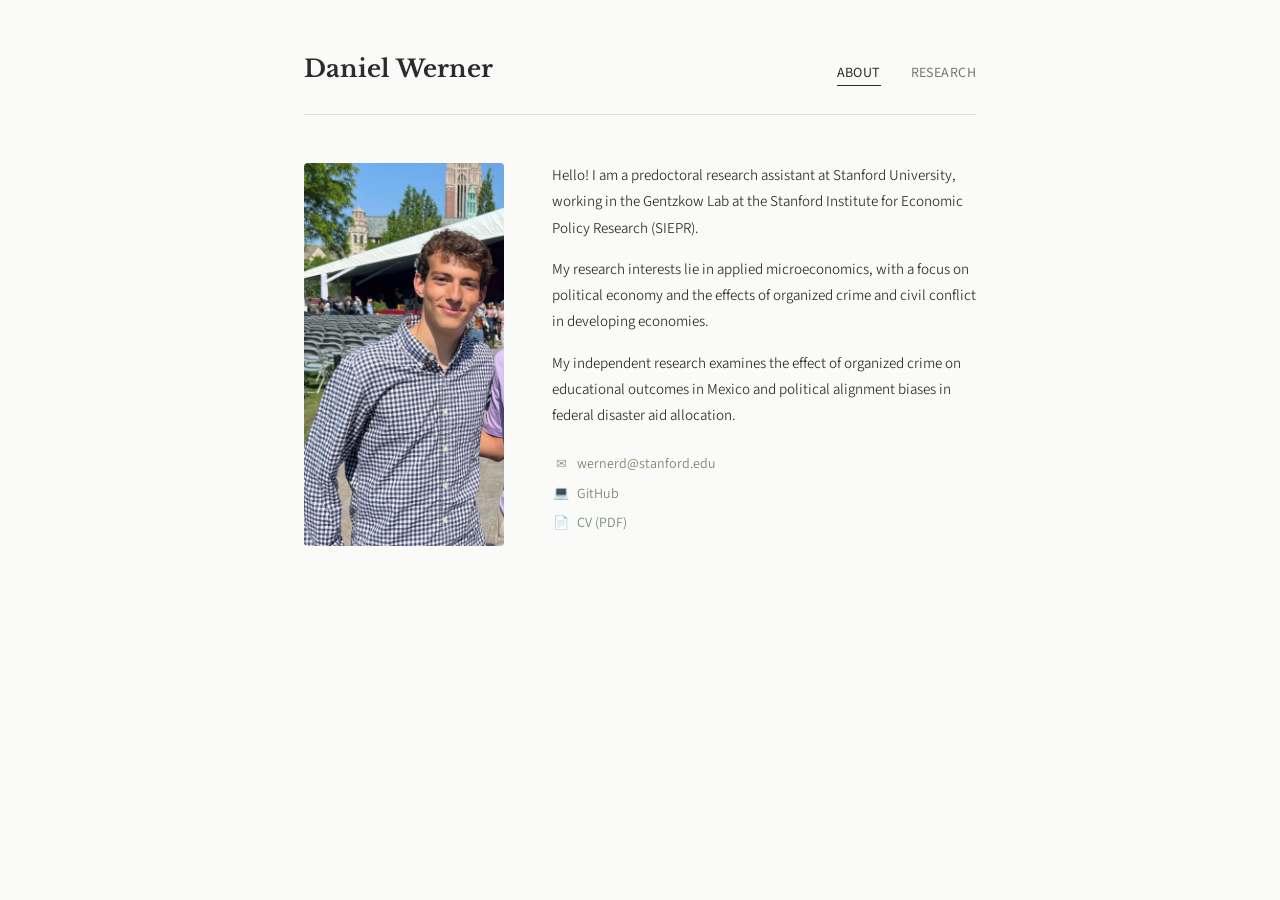
<file: index.html>
<!DOCTYPE html>
<html lang="en-US">
<head>
    <meta charset="UTF-8">
    <meta name="viewport" content="width=device-width, initial-scale=1">
    <title>Daniel Werner | Stanford Predoctoral Research Assistant</title>
    <meta name="description" content="Daniel Werner is a predoctoral research assistant at Stanford University (Gentzkow Lab, SIEPR). Research interests: applied microeconomics, political economy, and the effects of organized crime and civil conflict in developing economies.">
    <meta name="author" content="Daniel Werner">
    <meta name="robots" content="index, follow">
    <link rel="canonical" href="https://wernerd-econ.github.io/daniel-werner.github.io/">

    <!-- Open Graph -->
    <meta property="og:type" content="profile">
    <meta property="og:title" content="Daniel Werner | Stanford Predoctoral Research Assistant">
    <meta property="og:description" content="Predoctoral RA at Stanford (Gentzkow Lab, SIEPR). Applied microeconomics, political economy, and the effects of organized crime and civil conflict in developing economies.">
    <meta property="og:url" content="https://wernerd-econ.github.io/daniel-werner.github.io/">
    <meta property="og:image" content="https://wernerd-econ.github.io/daniel-werner.github.io/assets/photo.jpeg">

    <!-- Twitter -->
    <meta name="twitter:card" content="summary">
    <meta name="twitter:title" content="Daniel Werner | Stanford Predoctoral Research Assistant">
    <meta name="twitter:description" content="Predoctoral RA at Stanford (Gentzkow Lab, SIEPR). Applied microeconomics, political economy, and the effects of organized crime and civil conflict in developing economies.">
    <meta name="twitter:image" content="https://wernerd-econ.github.io/daniel-werner.github.io/assets/photo.jpeg">

    <link rel="preconnect" href="https://fonts.googleapis.com">
    <link rel="preconnect" href="https://fonts.gstatic.com" crossorigin>
    <link href="https://fonts.googleapis.com/css2?family=Libre+Baskerville:wght@400;700&family=Source+Sans+3:wght@300;350;400;450;500;600&display=swap" rel="stylesheet">
    <link rel="stylesheet" href="style.css">

    <!-- Structured data: Person schema for Google -->
    <script type="application/ld+json">
    {
      "@context": "https://schema.org",
      "@type": "Person",
      "name": "Daniel Werner",
      "url": "https://wernerd-econ.github.io/daniel-werner.github.io/",
      "image": "https://wernerd-econ.github.io/daniel-werner.github.io/assets/photo.jpeg",
      "jobTitle": "Predoctoral Research Assistant",
      "email": "mailto:wernerd@stanford.edu",
      "affiliation": {
        "@type": "Organization",
        "name": "Stanford Institute for Economic Policy Research (SIEPR)",
        "url": "https://siepr.stanford.edu/"
      },
      "worksFor": {
        "@type": "Organization",
        "name": "Stanford University"
      },
      "sameAs": [
        "https://github.com/wernerd-econ"
      ]
    }
    </script>
</head>
<body>

<nav class="top-nav">
    <div class="site-name"><a href="index.html">Daniel Werner</a></div>
    <ul class="nav-menu">
        <li class="current-menu-item"><a href="index.html">About</a></li>
        <li><a href="research.html">Research</a></li>
    </ul>
</nav>

<div class="nav-divider"><hr></div>

<div class="site-content">
    <div class="about-layout">
        <img class="front-photo" src="assets/photo.jpeg" alt="Daniel Werner">
        <div class="bio">
            <p>
                Hello! I am a predoctoral research assistant at Stanford University,
                working in the <a href="https://www.matthewgentzkow.com/lab/">Gentzkow Lab</a>
                at the <a href="https://siepr.stanford.edu/">Stanford Institute for Economic Policy Research (SIEPR)</a>.
            </p>

            <p>
                My research interests lie in applied microeconomics, with a focus on
                political economy and the effects of organized crime and civil conflict
                in developing economies.
            </p>

            <p>
                My independent research examines the effect of organized crime on
                educational outcomes in Mexico and political alignment biases in
                federal disaster aid allocation.
            </p>

            <div class="contact-links">
                <a href="mailto:wernerd@stanford.edu"><span class="link-icon">&#9993;</span> wernerd@stanford.edu</a>
                <a href="https://github.com/wernerd-econ"><span class="link-icon">&#128187;</span> GitHub</a>
                <a href="assets/cv.pdf"><span class="link-icon">&#128196;</span> CV (PDF)</a>
            </div>
        </div>
    </div>
</div>

</body>
</html>
</file>
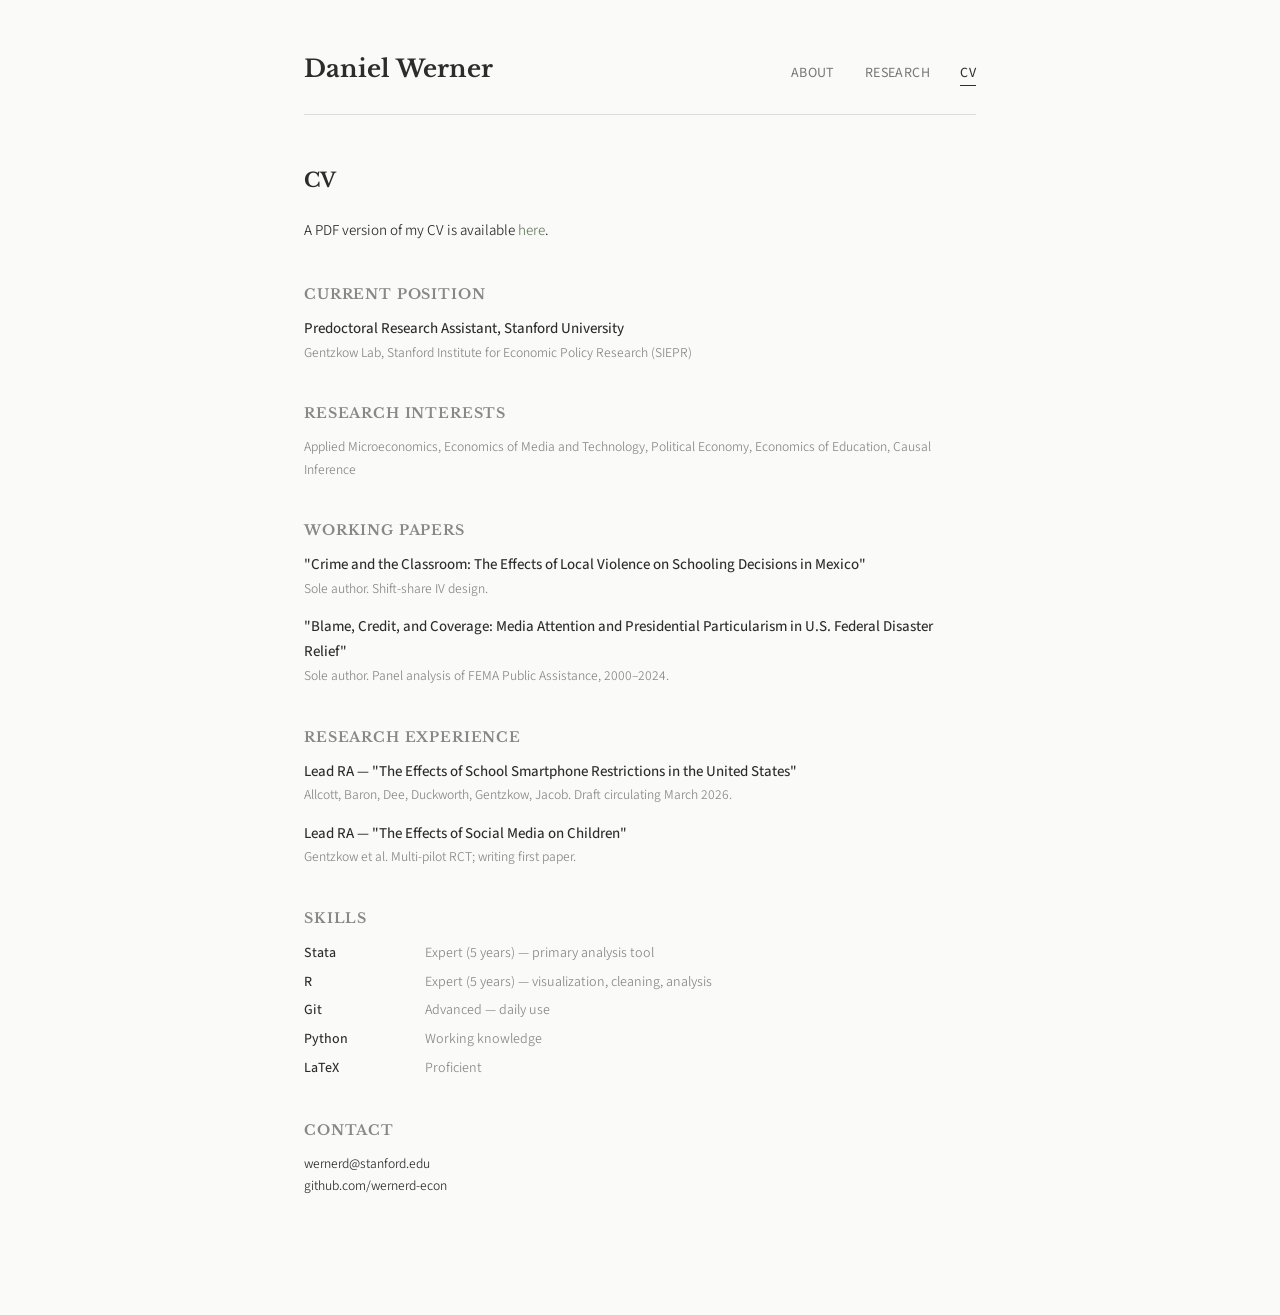
<file: cv.html>
<!DOCTYPE html>
<html lang="en-US">
<head>
    <meta charset="UTF-8">
    <meta name="viewport" content="width=device-width, initial-scale=1">
    <title>CV - Daniel Werner</title>
    <link rel="preconnect" href="https://fonts.googleapis.com">
    <link rel="preconnect" href="https://fonts.gstatic.com" crossorigin>
    <link href="https://fonts.googleapis.com/css2?family=Libre+Baskerville:wght@400;700&family=Source+Sans+3:wght@300;350;400;450;500;600&display=swap" rel="stylesheet">
    <link rel="stylesheet" href="style.css">
</head>
<body>

<nav class="top-nav">
    <div class="site-name"><a href="index.html">Daniel Werner</a></div>
    <ul class="nav-menu">
        <li><a href="index.html">About</a></li>
        <li><a href="research.html">Research</a></li>
        <li class="current-menu-item"><a href="cv.html">CV</a></li>
    </ul>
</nav>

<div class="nav-divider"><hr></div>

<div class="site-content">

    <h2 class="section-heading">CV</h2>

    <p class="cv-download">
        A PDF version of my CV is available <a href="assets/cv.pdf">here</a>.
    </p>

    <div class="cv-section">
        <h3>Current Position</h3>
        <div class="cv-entry">
            <div class="cv-primary">Predoctoral Research Assistant, Stanford University</div>
            <div class="cv-secondary">Gentzkow Lab, Stanford Institute for Economic Policy Research (SIEPR)</div>
        </div>
    </div>

    <div class="cv-section">
        <h3>Research Interests</h3>
        <div class="cv-entry">
            <div class="cv-secondary">Applied Microeconomics, Economics of Media and Technology, Political Economy, Economics of Education, Causal Inference</div>
        </div>
    </div>

    <div class="cv-section">
        <h3>Working Papers</h3>
        <div class="cv-entry">
            <div class="cv-primary">"Crime and the Classroom: The Effects of Local Violence on Schooling Decisions in Mexico"</div>
            <div class="cv-secondary">Sole author. Shift-share IV design.</div>
        </div>
        <div class="cv-entry">
            <div class="cv-primary">"Blame, Credit, and Coverage: Media Attention and Presidential Particularism in U.S. Federal Disaster Relief"</div>
            <div class="cv-secondary">Sole author. Panel analysis of FEMA Public Assistance, 2000&ndash;2024.</div>
        </div>
    </div>

    <div class="cv-section">
        <h3>Research Experience</h3>
        <div class="cv-entry">
            <div class="cv-primary">Lead RA &mdash; "The Effects of School Smartphone Restrictions in the United States"</div>
            <div class="cv-secondary">Allcott, Baron, Dee, Duckworth, Gentzkow, Jacob. Draft circulating March 2026.</div>
        </div>
        <div class="cv-entry">
            <div class="cv-primary">Lead RA &mdash; "The Effects of Social Media on Children"</div>
            <div class="cv-secondary">Gentzkow et al. Multi-pilot RCT; writing first paper.</div>
        </div>
    </div>

    <div class="cv-section">
        <h3>Skills</h3>
        <dl class="cv-skills-grid">
            <dt>Stata</dt>
            <dd>Expert (5 years) &mdash; primary analysis tool</dd>
            <dt>R</dt>
            <dd>Expert (5 years) &mdash; visualization, cleaning, analysis</dd>
            <dt>Git</dt>
            <dd>Advanced &mdash; daily use</dd>
            <dt>Python</dt>
            <dd>Working knowledge</dd>
            <dt>LaTeX</dt>
            <dd>Proficient</dd>
        </dl>
    </div>

    <div class="cv-section">
        <h3>Contact</h3>
        <div class="cv-entry">
            <div class="cv-secondary">
                <a href="mailto:wernerd@stanford.edu">wernerd@stanford.edu</a><br>
                <a href="https://github.com/wernerd-econ">github.com/wernerd-econ</a>
            </div>
        </div>
    </div>

</div>

</body>
</html>
</file>
<file: style.css>
/* ==========================================================================
   Daniel Werner - Personal Academic Website
   Minimalist single-column layout with top navigation
   ========================================================================== */

/* ---------- Reset & Base ---------- */
*, *::before, *::after {
    box-sizing: border-box;
    margin: 0;
    padding: 0;
}

body {
    background: #fafaf8;
    font-family: "Source Sans 3", "Source Sans Pro", "Helvetica Neue", Arial, sans-serif;
    font-size: 15px;
    font-weight: 350;
    line-height: 1.75;
    color: #2c2c2c;
}

a {
    color: #2c2c2c;
    text-decoration: none;
    transition: color 0.2s ease;
}

img {
    max-width: 100%;
    height: auto;
}

/* ---------- Top Navigation ---------- */
.top-nav {
    max-width: 720px;
    margin: 0 auto;
    padding: 48px 24px 0;
    display: flex;
    justify-content: space-between;
    align-items: baseline;
}

.site-name {
    font-family: "Libre Baskerville", "Georgia", serif;
    font-size: 24px;
    font-weight: 700;
    letter-spacing: 0.01em;
    color: #2c2c2c;
}

.site-name a {
    color: #2c2c2c;
}

.site-name a:hover {
    color: #555;
}

.nav-menu {
    list-style: none;
    display: flex;
    gap: 2em;
}

.nav-menu a {
    font-size: 14px;
    font-weight: 400;
    letter-spacing: 0.03em;
    text-transform: uppercase;
    color: #777;
    padding-bottom: 2px;
    border-bottom: 1.5px solid transparent;
    transition: color 0.2s ease, border-color 0.2s ease;
}

.nav-menu a:hover {
    color: #2c2c2c;
    border-bottom: 1.5px solid #2c2c2c;
}

.current-menu-item a {
    color: #2c2c2c;
    border-bottom: 1.5px solid #2c2c2c;
}

/* ---------- Divider ---------- */
.nav-divider {
    max-width: 720px;
    margin: 24px auto 0;
    padding: 0 24px;
}

.nav-divider hr {
    border: none;
    border-top: 1px solid #ddd;
}

/* ---------- Main Content ---------- */
.site-content {
    max-width: 720px;
    margin: 0 auto;
    padding: 48px 24px 80px;
}

/* ---------- About Page ---------- */
.about-layout {
    display: flex;
    gap: 48px;
    align-items: flex-start;
}

.front-photo {
    width: 200px;
    min-width: 200px;
    border-radius: 4px;
}

.bio p {
    margin-bottom: 1em;
}

.bio p:last-child {
    margin-bottom: 0;
}

.contact-links {
    margin-top: 1.5em;
    display: flex;
    flex-direction: column;
    gap: 0.35em;
}

.contact-links a {
    color: #6b7f64;
    font-size: 14px;
    display: inline-flex;
    align-items: center;
    gap: 0.5em;
}

.contact-links a:hover {
    color: #2c2c2c;
}

.link-icon {
    font-size: 13px;
    width: 18px;
    text-align: center;
    color: #999;
}

/* ---------- Section Headings ---------- */
h2.section-heading {
    font-family: "Libre Baskerville", "Georgia", serif;
    font-size: 20px;
    font-weight: 700;
    color: #2c2c2c;
    margin-top: 2.5em;
    margin-bottom: 1em;
    letter-spacing: 0.01em;
}

h2.section-heading:first-of-type {
    margin-top: 0;
}

/* ---------- Research Page ---------- */
.paper-list {
    list-style: none;
    padding: 0;
}

.paper-list li {
    margin-bottom: 2em;
    padding-left: 0;
}

.paper-title {
    font-weight: 500;
    font-size: 15px;
    line-height: 1.5;
}

.paper-title a {
    color: #6b7f64;
    border-bottom: 1px solid transparent;
}

.paper-title a:hover {
    color: #2c2c2c;
    border-bottom: 1px solid #2c2c2c;
}

.paper-authors {
    color: #888;
    font-size: 13.5px;
    margin-top: 0.15em;
}

.paper-detail {
    color: #888;
    font-size: 13.5px;
    font-style: italic;
    margin-top: 0.3em;
    line-height: 1.65;
}

/* ---------- CV Page ---------- */
.cv-download {
    margin-bottom: 2.5em;
}

.cv-download a {
    color: #6b7f64;
}

.cv-download a:hover {
    color: #2c2c2c;
}

.cv-section {
    margin-bottom: 2.5em;
}

.cv-section h3 {
    font-family: "Libre Baskerville", "Georgia", serif;
    font-size: 14px;
    font-weight: 700;
    color: #888;
    margin-bottom: 0.75em;
    text-transform: uppercase;
    letter-spacing: 0.06em;
}

.cv-entry {
    margin-bottom: 1em;
    line-height: 1.65;
}

.cv-entry .cv-primary {
    font-weight: 450;
}

.cv-entry .cv-secondary {
    color: #888;
    font-size: 13.5px;
}

.cv-skills-grid {
    display: grid;
    grid-template-columns: 100px 1fr;
    gap: 0.3em 1.5em;
    font-size: 14px;
}

.cv-skills-grid dt {
    font-weight: 450;
    color: #2c2c2c;
}

.cv-skills-grid dd {
    color: #888;
}

/* ---------- Responsive ---------- */
@media screen and (max-width: 640px) {
    .top-nav {
        flex-direction: column;
        gap: 1em;
        padding-top: 32px;
    }

    .nav-menu {
        gap: 1.5em;
    }

    .about-layout {
        flex-direction: column;
        gap: 24px;
    }

    .front-photo {
        width: 100%;
        max-width: 240px;
        min-width: unset;
    }

    .site-content {
        padding: 32px 20px 60px;
    }
}
</file>
